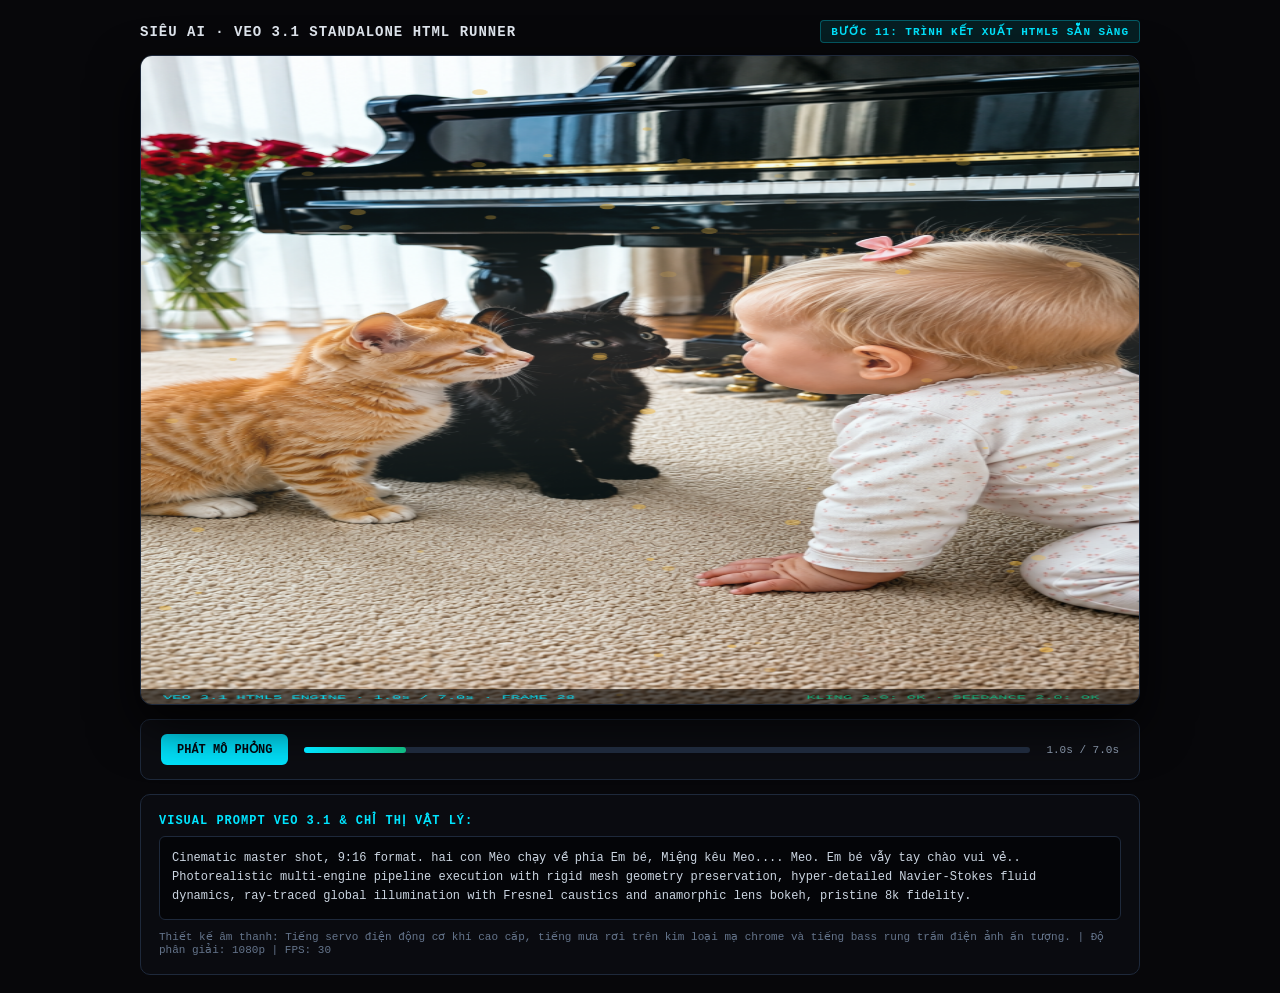
<file: index.html>
<!DOCTYPE html>
<html lang="vi">
<head>
  <meta charset="UTF-8">
  <meta name="viewport" content="width=device-width, initial-scale=1.0">
  <title>Siêu AI - Veo 3.1 Cinematic Engine Preview</title>
  <link rel="stylesheet" href="style.css">
</head>
<body>
  <div class="header">
    <div style="font-weight: bold; font-size: 14px; letter-spacing: 1px;">SIÊU AI · VEO 3.1 STANDALONE HTML RUNNER</div>
    <div class="badge">BƯỚC 11: TRÌNH KẾT XUẤT HTML5 SẴN SÀNG</div>
  </div>

  <div class="viewport-box">
    <canvas id="simCanvas" width="720" height="1280"></canvas>
  </div>

  <div class="controls">
    <button id="playBtn">PHÁT MÔ PHỎNG</button>
    <div class="progress-bar" id="progressBar"><div class="progress-fill" id="progressFill"></div></div>
    <div class="timecode" id="timecode">0.0s / 7.0s</div>
  </div>

  <div class="info-card">
    <h4>Visual Prompt Veo 3.1 & Chỉ Thị Vật Lý:</h4>
    <div class="prompt-text">Cinematic master shot, 9:16 format. hai con Mèo chạy về phía Em bé, Miệng kêu Meo.... Meo. Em bé vẫy tay chào vui vẻ.. Photorealistic multi-engine pipeline execution with rigid mesh geometry preservation, hyper-detailed Navier-Stokes fluid dynamics, ray-traced global illumination with Fresnel caustics and anamorphic lens bokeh, pristine 8k fidelity.</div>
    <div style="margin-top: 10px; font-size: 11px; color: #64748b;">
      Thiết kế âm thanh: Tiếng servo điện động cơ khí cao cấp, tiếng mưa rơi trên kim loại mạ chrome và tiếng bass rung trầm điện ảnh ấn tượng. | Độ phân giải: 1080p | FPS: 30
    </div>
  </div>
  <script src="app.js"></script>
</body>
</html>
</file>
<file: style.css>
* { margin: 0; padding: 0; box-sizing: border-box; font-family: -apple-system, BlinkMacSystemFont, "Segoe UI", Roboto, monospace; }
    body { background: #07070a; color: #e2e8f0; display: flex; flex-direction: column; align-items: center; justify-content: center; min-height: 100vh; padding: 20px; overflow-x: hidden; }
    .header { width: 100%; max-width: 1000px; display: flex; justify-content: space-between; align-items: center; margin-bottom: 12px; }
    .badge { background: rgba(0, 229, 255, 0.1); border: 1px solid rgba(0, 229, 255, 0.3); color: #00e5ff; font-size: 11px; padding: 4px 10px; border-radius: 4px; font-weight: bold; letter-spacing: 1px; }
    .viewport-box { position: relative; width: 100%; max-width: 1000px; aspect-ratio: 9/16; max-height: 650px; background: #000; border: 1px solid #1e293b; border-radius: 12px; overflow: hidden; box-shadow: 0 20px 50px rgba(0,0,0,0.8); }
    canvas { width: 100%; height: 100%; display: block; }
    .controls { width: 100%; max-width: 1000px; background: #0c0d12; border: 1px solid #1e293b; border-radius: 10px; padding: 14px 20px; margin-top: 14px; display: flex; align-items: center; gap: 16px; }
    button { background: #00e5ff; color: #040810; border: none; padding: 8px 16px; border-radius: 6px; font-weight: bold; font-size: 12px; cursor: pointer; transition: 0.2s; display: flex; align-items: center; gap: 6px; }
    button:hover { background: #38bdf8; filter: brightness(1.1); }
    .progress-bar { flex: 1; height: 6px; background: #1e293b; border-radius: 3px; position: relative; cursor: pointer; }
    .progress-fill { height: 100%; background: linear-gradient(90deg, #00e5ff, #10b981); width: 0%; border-radius: 3px; }
    .timecode { font-family: monospace; font-size: 11px; color: #94a3b8; }
    .info-card { width: 100%; max-width: 1000px; background: #0a0b10; border: 1px solid #1e293b; border-radius: 10px; padding: 18px; margin-top: 14px; font-size: 12px; }
    .info-card h4 { color: #00e5ff; font-size: 12px; margin-bottom: 8px; text-transform: uppercase; letter-spacing: 1px; }
    .prompt-text { background: #040508; border: 1px solid #1e293b; padding: 12px; border-radius: 6px; color: #cbd5e1; font-family: monospace; line-height: 1.6; }
</file>
